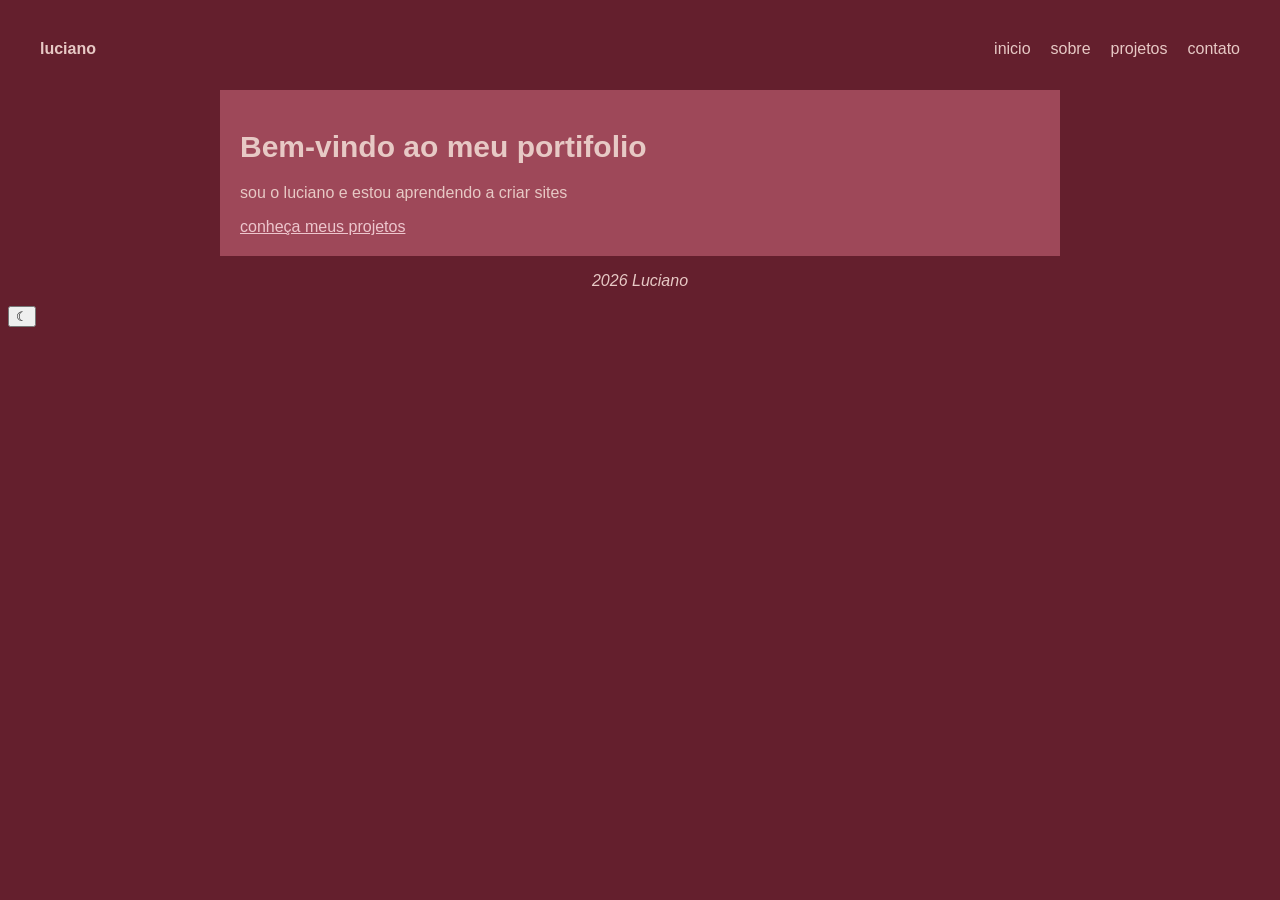
<file: index.html>
<!DOCTYPE html>
<html lang="pt-br">

<head>
    <meta charset="UTF-8">
    <meta name="viewport" content="width=device-width, initial-scale=1.0">
    <title>inicio | Luciano</title>
    <link rel="stylesheet" href="css/style.css">
</head>

<body>

    <header>
        <p><strong>luciano</strong></p>

        <nav>
            <a href="index.html">inicio</a>
            <a href="sobre.html">sobre</a>
            <a href="projetos.html">projetos</a>
            <a href="contato.html">contato</a>
        </nav>
    </header>

    <main>
        <h1>Bem-vindo ao meu portifolio</h1>
        <p>sou o luciano e estou aprendendo a criar sites</p>
        <a href="projetos.html">conheça meus projetos</a>
    </main>

    <footer>
        <p><em>2026 Luciano</em></p>
    </footer>

  <button id="theme-toggle" class="theme-toggle" type="button">
    ☾
</button>
  <script src="./js/script.js"></script>

</body>
</html>
</file>
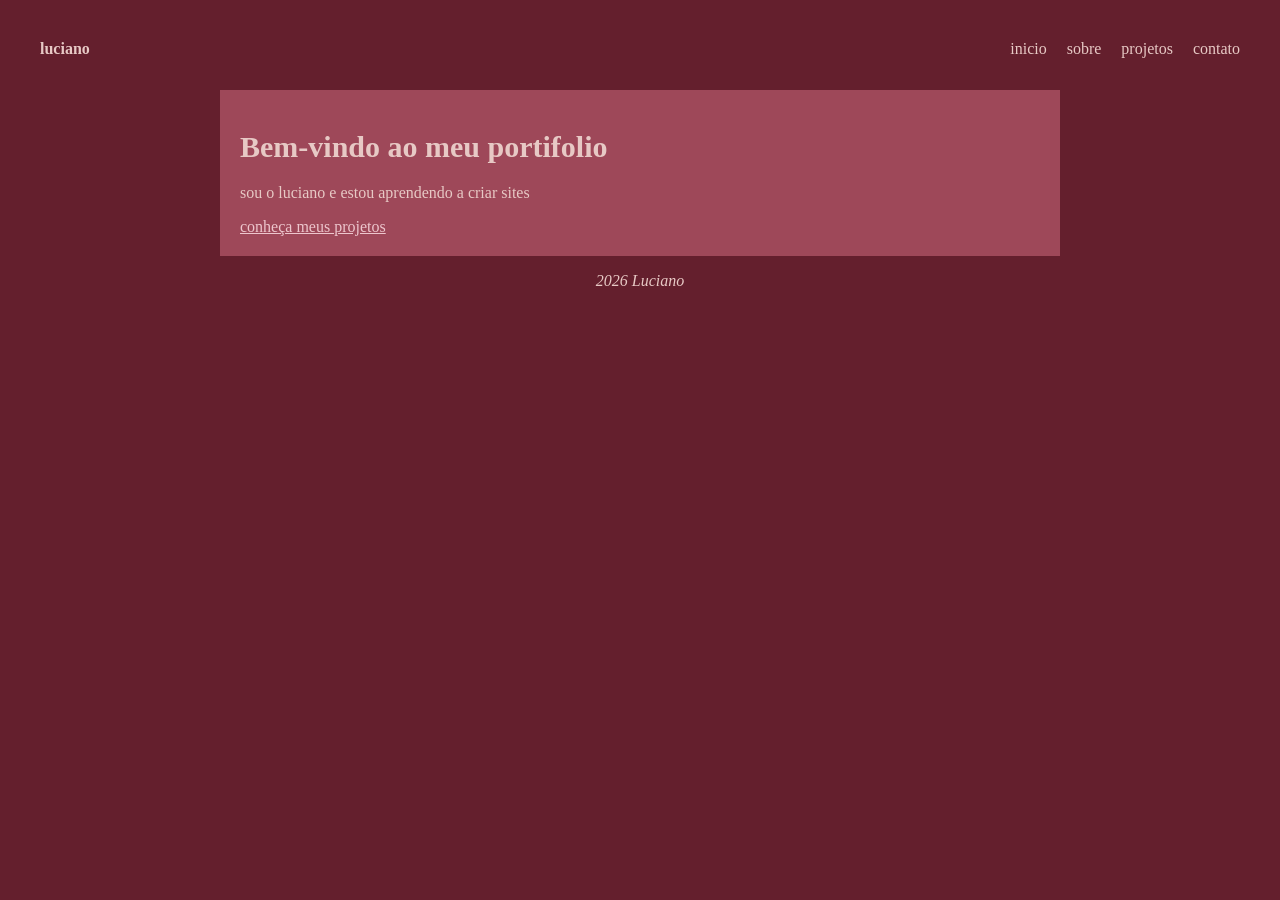
<file: primeira.aula/index.html>
<!DOCTYPE html>
<html lang="pt-br">
<head>
    <meta charset="UTF-8">
    <title> <em>inicio | Luciano</em></title>
    <link rel="stylesheet" href="css/style.css">
</head>
<header>
  <p><strong>luciano</strong></p>
<nav>
  <a href="index.html">inicio</a>
  <a href="sobre.html">sobre</a>
  <a href="projetos.html">projetos</a>
  <a href="contato.html">contato</a>
</nav>
</header>
<main>
  <h1>Bem-vindo ao meu portifolio</h1>
  <p>sou o luciano e estou aprendendo a criar sites</p>
 <a href="projetos.html">conheça meus projetos</a>
</main>


<footer>
  <p><em>2026 Luciano</em></p> 
</footer>

</body>
</html>
</file>
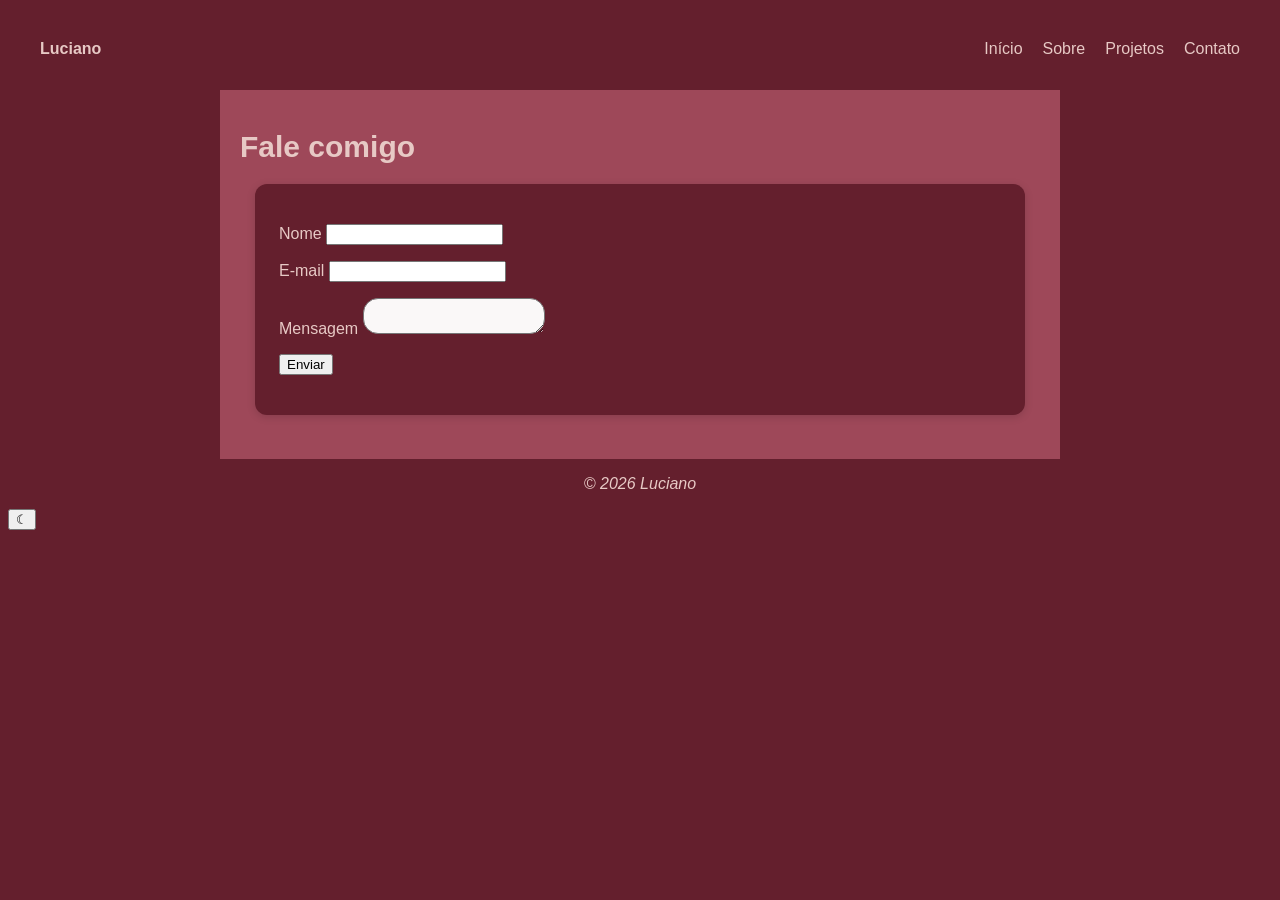
<file: contato.html>
<!DOCTYPE html>
<html lang="pt-BR">
<head>
  <meta charset="UTF-8">
  <meta name="viewport" content="width=device-width, initial-scale=1.0">
  <title>Contato</title>
  <link rel="stylesheet"
        href="https://fonts.googleapis.com/css2?family=Poppins">
  <link rel="stylesheet" href="css/style.css">
</head>
<body>
  <header>
    <p><strong>Luciano</strong></p>
    <nav>
      <a href="index.html">Início</a>
      <a href="sobre.html">Sobre</a>
      <a href="projetos.html">Projetos</a>
      <a href="contato.html">Contato</a>
    </nav>
  </header>
  <main>
    <h1>Fale comigo</h1>
    <section class="card">
      <form id="formulario">
        <p>
          <label for="nome">Nome</label>
          <input type="text" id="nome" name="nome" required>
        </p>
        <p>
          <label for="email">E-mail</label>
          <input type="email" id="email" name="email" required>
        </p>
        <p>
          <label for="mensagem">Mensagem</label>
          <textarea id="mensagem" name="mensagem"></textarea>
        </p>
        <button type="submit">Enviar</button>
      </form>
      <p id="resposta"></p>
    </section>
  </main>
  <footer>
    <p><em>© 2026 Luciano</em></p>
  </footer>
  <button id="theme-toggle" class="theme-toggle" type="button">
    ☾
    
</button>
  <script src="js/script.js"></script>
   <script src="js/contato.js"></script>
  
</body>
</html>
</file>
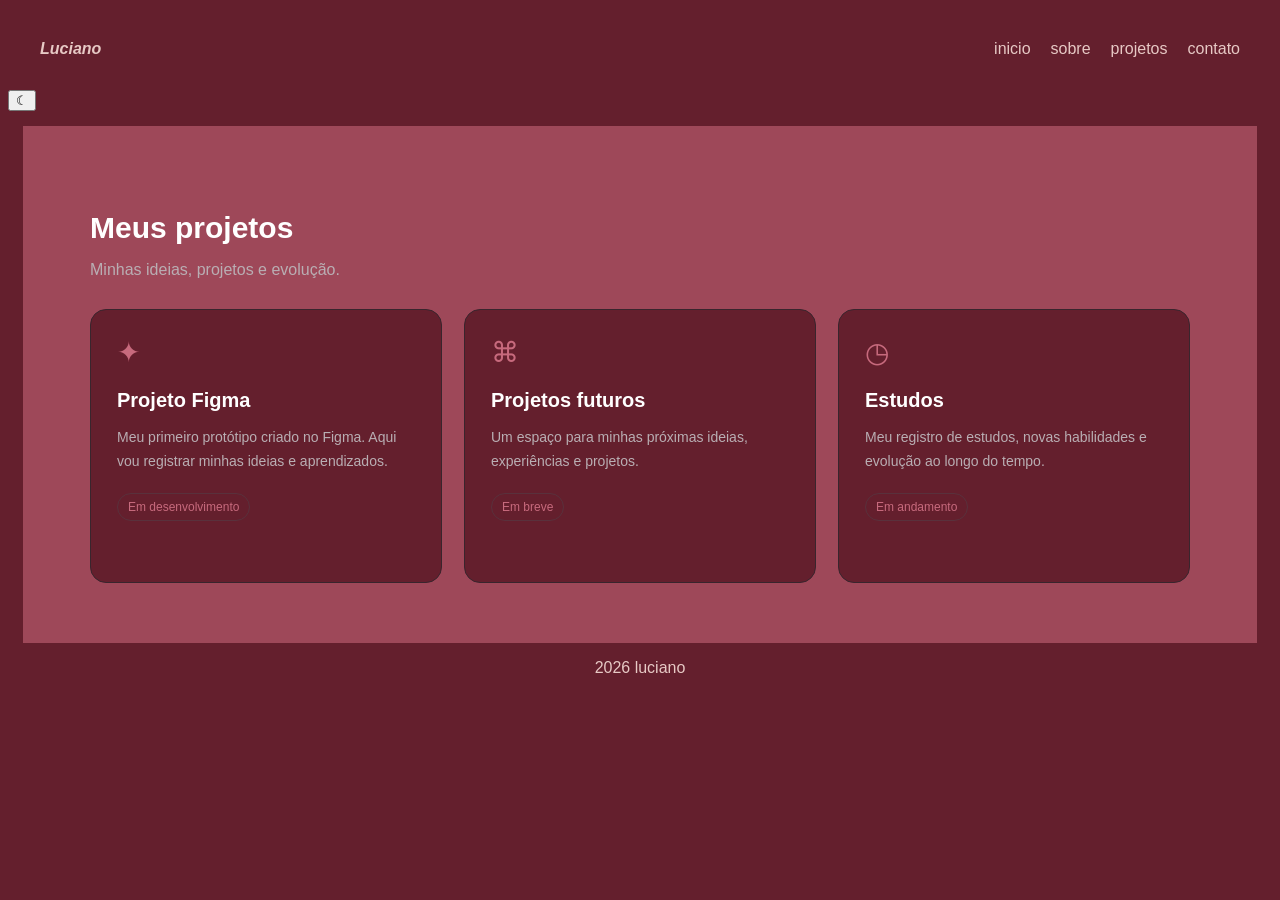
<file: projetos.html>
<!DOCTYPE html>
<html lang="pt-br">
<head>
    <meta charset="UTF-8">
    <title><em>projetos | luciano</em></title>
    <link rel="stylesheet" href="css/style.css">
</head>
<header>
  <p> <em><strong>Luciano</strong></em></p>
<nav>
  <a href="index.html">inicio</a>
  <a href="sobre.html">sobre</a>
  <a href="projetos.html">projetos</a>
  <a href="contato.html">contato</a>
</nav>
</header>



<button id="theme-toggle" class="theme-toggle" type="button">
    ☾
</button>
<section class="projetos">
  <div class="projetos-container">

    <h2 class="projetos-titulo">Meus projetos</h2>
    <p class="projetos-descricao">
      Minhas ideias, projetos e evolução.
    </p>

    <div class="projetos-grid">

      <article class="projeto-card">
        <div class="projeto-icone">✦</div>
        <h3>Projeto Figma</h3>
        <p>
          Meu primeiro protótipo criado no Figma.
          Aqui vou registrar minhas ideias e aprendizados.
        </p>
        <span class="projeto-status">Em desenvolvimento</span>
      </article>
      <article class="projeto-card">
        <div class="projeto-icone">⌘</div>
        <h3>Projetos futuros</h3>
        <p>
          Um espaço para minhas próximas ideias,
          experiências e projetos.
        </p>
        <span class="projeto-status">Em breve</span>
      </article>

      <article class="projeto-card">
        <div class="projeto-icone">◷</div>
        <h3> Estudos</h3>
        <p>
          Meu registro de estudos, novas habilidades
          e evolução ao longo do tempo.
        </p>
        <span class="projeto-status">Em andamento</span>
      </article>

    </div>
  </div>
</section>





<footer>
  <p>2026 luciano</p>
</footer>

<script src="./js/script.js"></script>
</body>
</html>
</file>
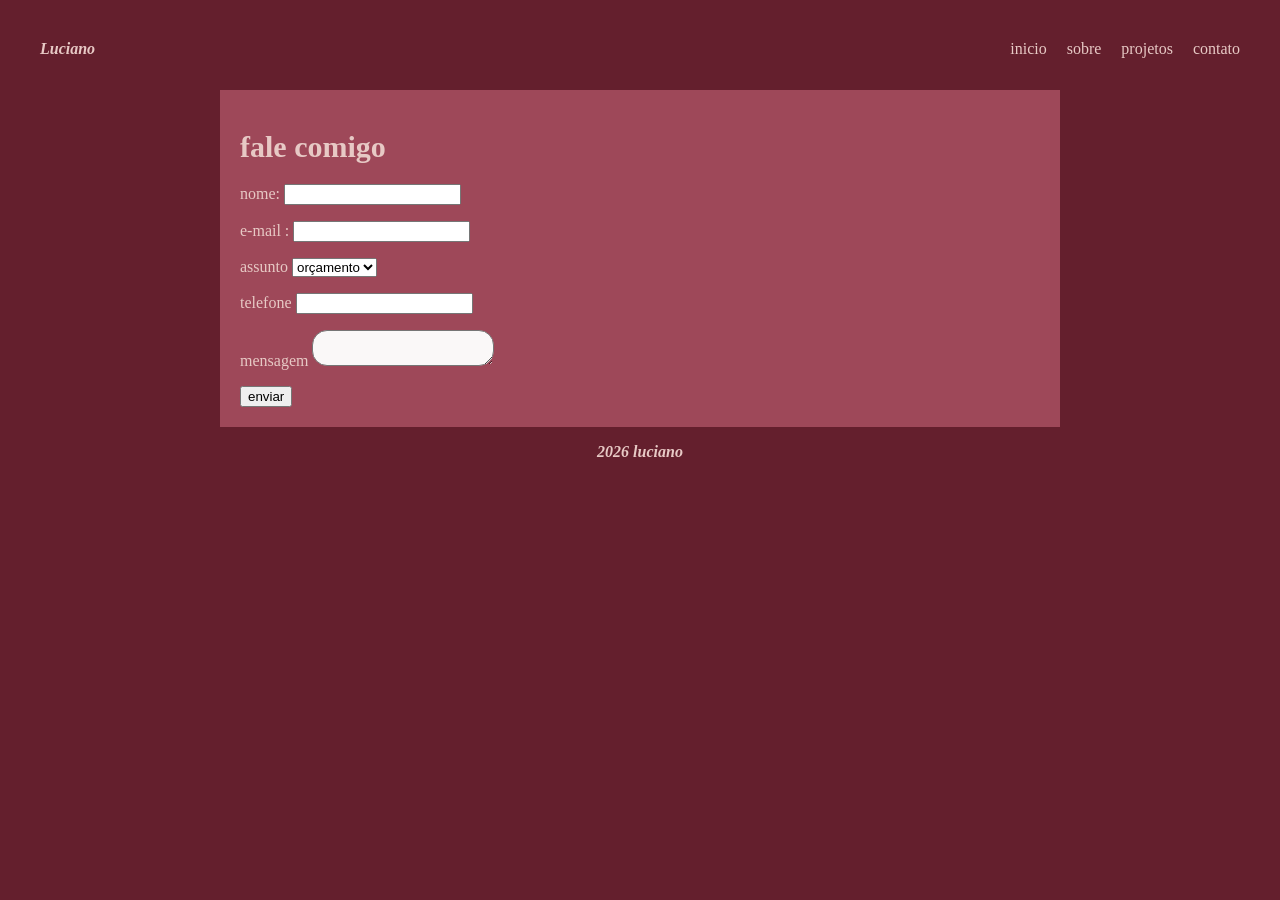
<file: primeira.aula/contato.html>
<!DOCTYPE html>
<html lang="pt-br">
<head>
    <meta charset="UTF-8">
    <title><em>contato | Luciano</em></title>
    <link rel="stylesheet" href="css/style.css">
</head>
<header>
  <p><strong><em>Luciano</em></strong></p>
<nav>
  <a href="index.html">inicio</a>
  <a href="sobre.html">sobre</a>
  <a href="projetos.html">projetos</a>
  <a href="contato.html">contato</a>
</nav>
</header>

<main>
<h1>fale comigo</h1>
<form>
<p>
<label for="nome">nome:</label>
<input type="text" id="nome" name="nome" required>
</p>
<p>
  <label for="email">e-mail :</label>
  <input type="email" id="email" name="email" required>
</p>

<p> 
  <label for="assunto">assunto</label>
  <select id="assunto" name="assunto">
    <option>orçamento</option>
    <option>duvida</option>
    <option>outro</option>
  </select>
</p>

<label for="tel">telefone</label>
<input type="tel"> 

<p>
  
 <label for="mensagem">mensagem</label> 
<textarea name="mensagem"
id="mensagem"></textarea>

</p>
<button type="submit">enviar</button>
</form>

</main>


<footer>
  <p><strong><em>2026 luciano</em></strong></p>
</footer>

</body>
</html>
</file>
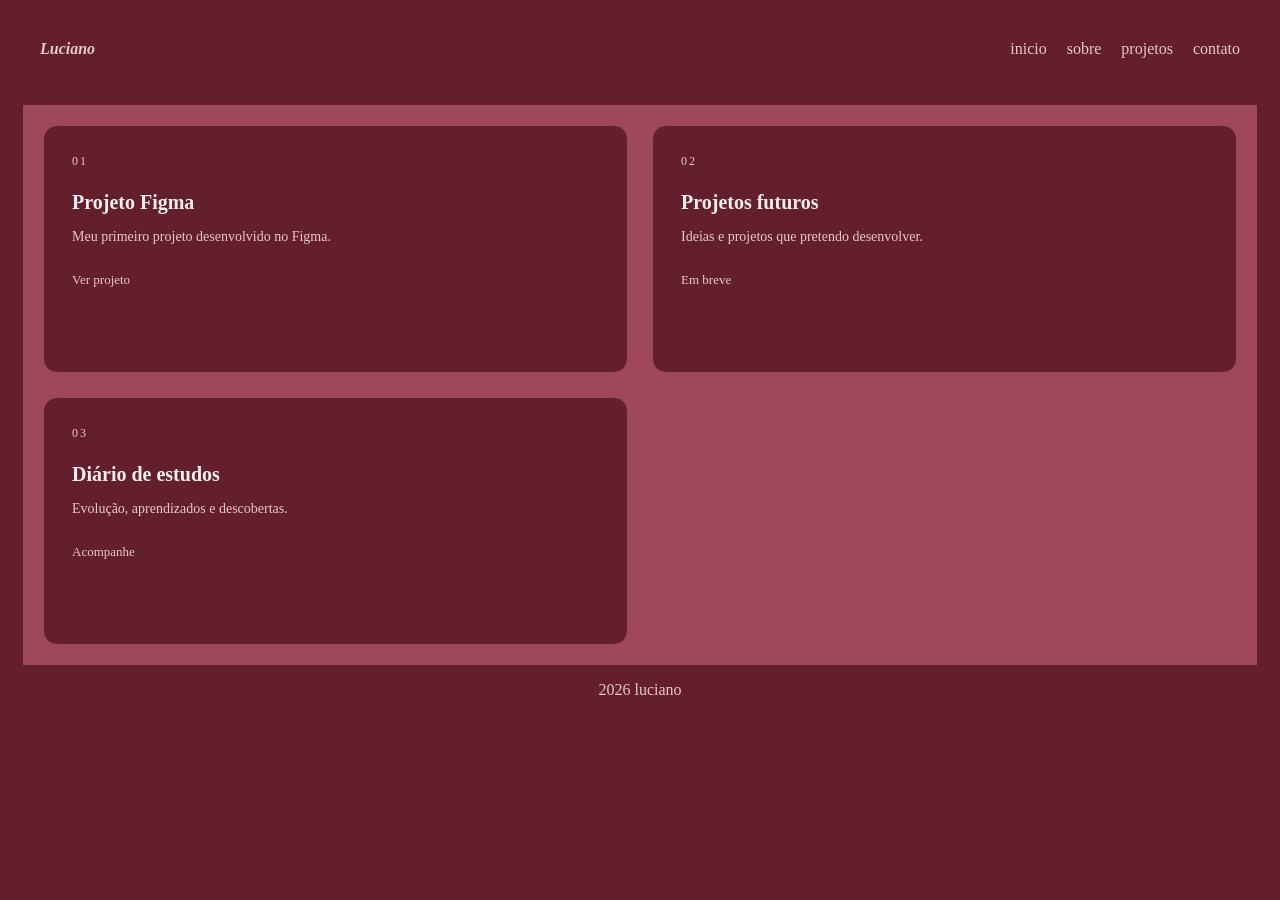
<file: primeira.aula/projetos.html>
<!DOCTYPE html>
<html lang="pt-br">
<head>
    <meta charset="UTF-8">
    <title><em>projetos | luciano</em></title>
    <link rel="stylesheet" href="css/style.css">
</head>
<header>
  <p> <em><strong>Luciano</strong></em></p>
  <nav>
  <a href="index.html">inicio</a>
  <a href="sobre.html">sobre</a>
  <a href="projetos.html">projetos</a>
  <a href="contato.html">contato</a>
</nav>
</header>


<section class="projetos">
  <div class="projeto-card">
    <span class="projeto-numero">01</span>
    <h3>Projeto Figma</h3>
    <p>Meu primeiro projeto desenvolvido no Figma.</p>
    <span class="projeto-link">Ver projeto</span>
  </div>

  <div class="projeto-card">
    <span class="projeto-numero">02</span>
    <h3>Projetos futuros</h3>
    <p>Ideias e projetos que pretendo desenvolver.</p>
    <span class="projeto-link">Em breve</span>
  </div>

  <div class="projeto-card">
    <span class="projeto-numero">03</span>
    <h3>Diário de estudos</h3>
    <p>  Evolução, aprendizados e descobertas.</p>
    <span class="projeto-link">Acompanhe</span>
  </div>
</section>


<footer>
  <p>2026 luciano</p>
</footer>

</body>
</html>
</file>
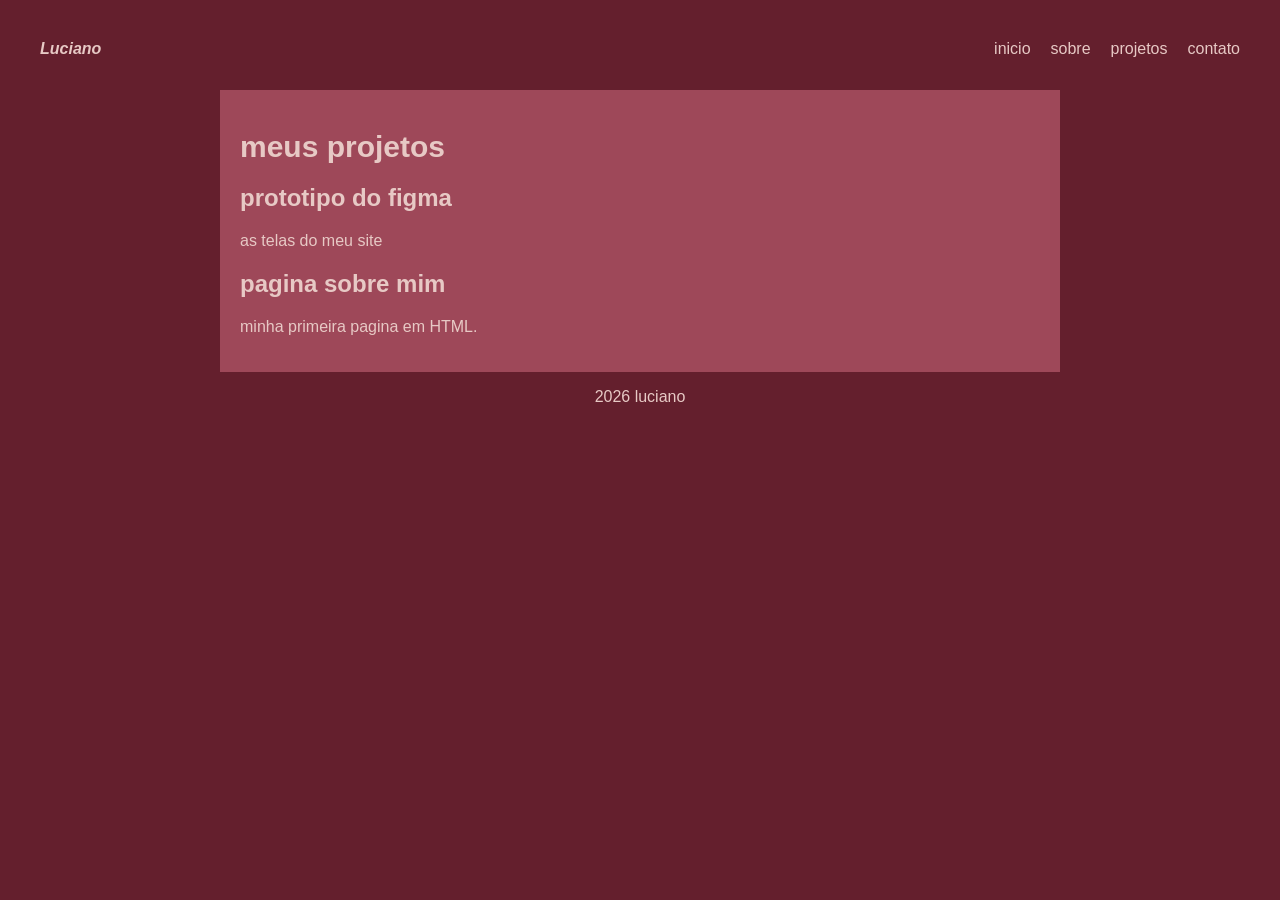
<file: primeira.aula/primeira.aula/projetos.html>
<!DOCTYPE html>
<html lang="pt-br">
<head>
    <meta charset="UTF-8">
    <title><em>projetos | luciano</em></title>
    <link rel="stylesheet" href="css/style.css">
</head>
<header>
  <p> <em><strong>Luciano</strong></em></p>
<nav>
  <a href="index.html">inicio</a>
  <a href="sobre.html">sobre</a>
  <a href="projetos.html">projetos</a>
  <a href="contato.html">contato</a>
</nav>
</header>

<main>

<h1>meus projetos</h1>
<article>
    <h2>prototipo do figma</h2>
    <p>as telas do meu site</p> 
</article>
<article>
    <h2>pagina sobre mim</h2>
    <p> minha primeira pagina em HTML.</p>
</article>
</main>

<footer>
  <p>2026 luciano</p>
</footer>

</body>
</html>
</file>
<file: css/style.css>
body {
    background-color:#641f2d;
color:#e7c9c5;
font-family: Arial, sans-serif;
}


main , section {

padding: 20px;
    margin: 15px;
    background-color:#9e4859;
    border-radius: 0px;
}

textarea {
    background-color:#faf8f8;
    border-radius: 15px;
}

h1 {
    
    color:#e7c9c5;
    font-size: 30px;
}

h2 { 
    color:#e7c9c5;
}
 
a:hover{
    color:#664641;
}

 
a{color:#edc6cd;
}


main {
    max-width:800px;
    margin: 0 auto;
}

.card {
    background-color:#641f2d;

    padding: 24px;

    margin-bottom: 24px;

     border-radius: 12px;

    box-shadow: 0 2px 8px rgba(0, 0, 0, 0.15);
     
}
th,td {
    border:1px solid #e7c9c5;
    padding: 8px 16px;
text-align: center;
}
table {
border-collapse: collapse;
  align-items: center;
}

footer {
    text-align: center;
}


header 
{
    display:flex;
    justify-content: space-between;
    align-items: center;
    padding: 16px 32px ;
}

nav {
display: flex;
    gap: 20px;
}
nav a {
    color:#e7c9c5;
    text-decoration: none;
}

.meus  {
    display: flex;
    gap: 12px;
    list-style: none;
    padding: 0;
    flex-wrap: wrap;
}

.meus  li {
    background-color: #9e4859;
    padding: 8px 16px;
    border-radius: 20px;
}
img {
   max-width: 100%;
}

@media (max-width: 600px) {
    header {
        flex-direction: column;
        gap: 8px;
    }

    h1 {
        font-size: 28px;
    }
  }

.projetos {
  padding: 60px 20px;
  color: #f5edf0;
}

.projetos-container {
  max-width: 1100px;
  margin: 0 auto;
}

.projetos-titulo {
  font-size: 30px;
  margin-bottom: 10px;
  color: #ffffff;
}

.projetos-descricao {
  color: #b9aeb3;
  margin-bottom: 30px;
}

.projetos-grid {
  display: grid;
  grid-template-columns: repeat(3, minmax(0, 1fr));
  gap: 22px;
}

.projeto-card {
  background: #641f2d;
  border: 1px solid #39252d;
  border-radius: 16px;
  padding: 26px;
  min-height: 220px;
  transition:
    transform 0.25s ease,
    border-color 0.25s ease,
    box-shadow 0.25s ease;
}

.projeto-card:hover {
  transform: translateY(-5px);
  border-color: #c7aab0;
  box-shadow: 0 10px 25px rgba(158, 72, 89, 0.16);
}

.projeto-icone {
  color: #c76a7d;
  font-size: 28px;
  margin-bottom: 18px;
}

.projeto-card h3 {
  color: #ffffff;
  font-size: 20px;
  margin-bottom: 12px;
}

.projeto-card p {
  color: #b9aeb3;
  font-size: 14px;
  line-height: 1.7;
  margin-bottom: 20px;
}

.projeto-status {
  display: inline-block;
  color: #c76a7d;
  font-size: 12px;
  border: 1px solid #59313c;
  border-radius: 20px;
  padding: 6px 10px;
}

@media (max-width: 768px) {
  .projetos-grid {
    grid-template-columns: 1fr;
  }

  .projetos {
    padding: 40px 16px;
  }



.escuro {
  background-color:#050404;
}


.escuro .card {
  background-color:#090909;
}
 
}

.escuro h2 {
  color:#0e0809;
}
body.dark-mode {
    background-color: #120d10 !important;
    color: #e7c9c5 !important;
}

/* Modo escuro */
body.dark-mode {
    background-color: #171316;
    color: #f2e8eb;
}

body.dark-mode main,
body.dark-mode section {
    background-color: #292126;
    color: #f2e8eb;
}

body.dark-mode header,
body.dark-mode footer {
    background-color: #171316;
    color: #f2e8eb;
}

body.dark-mode h1,
body.dark-mode h2,
body.dark-mode h3,
body.dark-mode p,
body.dark-mode nav a {
    color: #f2e8eb;
}

body.dark-mode .card,
body.dark-mode .projeto-card {
    background-color: #292126;
    color: #f2e8eb;
    border-color: #60414e;
}

body.dark-mode a {
    color: #edc6cd;
}

.erro {
    color: red;
    font-weight: bold;
}
</file>
<file: primeira.aula/css/style.css>
body {
    background-color:#641f2d;
color:#e7c9c5;
font-family: 'Poppins', Arial sans-serif;
}


main , section {

padding: 20px;
    margin: 15px;
    background-color:#9e4859;
    border-radius: 0px;
}

textarea {
    background-color:#faf8f8;
    border-radius: 15px;
}

h1 {
    
    color:#e7c9c5;
    font-size: 30px;
}

h2 { 
    color:#e7c9c5;
}
 
a:hover{
    color:#664641;
}

 
a{color:#edc6cd;
}


main {
    max-width:800px;
    margin: 0 auto;
}

.card {
    background-color:#641f2d;

    padding: 24px;

    margin-bottom: 24px;

     border-radius: 12px;

    box-shadow: 0 2px 8px rgba(0, 0, 0, 0.15);
     
}
th,td {
    border:1px solid #e7c9c5;
    padding: 8px 16px;
text-align: center;
}
table {
border-collapse: collapse;
  align-items: center;
}

footer {
    text-align: center;
}


header 
{
    display:flex;
    justify-content: space-between;
    align-items: center;
    padding: 16px 32px ;
}

nav {
display: flex;
    gap: 20px;
}
nav a {
    color:#e7c9c5;
    text-decoration: none;
}

.meus  {
    display: flex;
    gap: 12px;
    list-style: none;
    padding: 0;
    flex-wrap: wrap;
}

.meus  li {
    background-color: #9e4859;
    padding: 8px 16px;
    border-radius: 20px;
}
img {
   max-width: 100%;
}
.projetos {
    display: grid;
    grid-template-columns: repeat(2, 1fr);
    gap: 24px;
}
@media (max-width: 600px) {
    header {
        flex-direction: column;
        gap: 8px;
    }

    h1 {
        font-size: 28px;
    }
}

.card:hover {
    transform: scale(1.05);
    box-shadow: 0 4px 16px rgba(190, 181, 181, 0.2);
}
<style>
.projetos {
  display: grid;
  grid-template-columns: repeat(3, minmax(0, 1fr));
  gap: 20px;
  width: 100%;
  margin: 30px 0;
}

.projeto-card {
  position: relative;
  padding: 28px;
  min-height: 190px;
  border: 1px solid #9e4859;
  border-radius: 14px;
  background: #641f2d;
  color: #f5eef0;
  overflow: hidden;
  transition;
    transform 0.25s ease;
    border-color 0.25s ease;
    box-shadow 0.25s ease;
  cursor: pointer;
}

.projeto-card:hover {
  transform: translateY(-5px);
  border-color: #c76a7d;
  box-shadow: 0 10px 28px #9e485925;
}

.projeto-numero {
  display: block;
  margin-bottom: 22px;
  color: #e7c9c5;
  font-size: 12px;
  letter-spacing: 2px;
}

.projeto-card h3 {
  margin: 0 0 12px;
  font-size: 20px;
  font-weight: 600;
}

.projeto-card p {
  margin: 0 0 22px;
  color: #e7c9c5;
  font-size: 14px;
  line-height: 1.6;
}

.projeto-link {
  display: inline-block;
  color: #e7c9c5;
  font-size: 13px;
  transition: transform 0.25s ease;
}

.projeto-card:hover .projeto-link {
  transform: translateX(4px);
}

/* Responsividade */
@media (max-width: 768px) {
  .projetos {
    grid-template-columns: 1fr;
  }
}
</style>
</file>
<file: primeira.aula/primeira.aula/css/style.css>
body {
    background-color:#641f2d;
color:#e7c9c5;
font-family: Arial, sans-serif;
}


main , section {

padding: 20px;
    margin: 15px;
    background-color:#9e4859;
    border-radius: 0px;
}

textarea {
    background-color:#faf8f8;
    border-radius: 15px;
}

h1 {
    
    color:#e7c9c5;
    font-size: 30px;
}

h2 { 
    color:#e7c9c5;
}
 
a:hover{
    color:#664641;
}

 
a{color:#edc6cd;
}


main {
    max-width:800px;
    margin: 0 auto;
}

.card {
    background-color:#641f2d;

    padding: 24px;

    margin-bottom: 24px;

     border-radius: 12px;

    box-shadow: 0 2px 8px rgba(0, 0, 0, 0.15);
     
}
th,td {
    border:1px solid #e7c9c5;
    padding: 8px 16px;
text-align: center;
}
table {
border-collapse: collapse;
  align-items: center;
}

footer {
    text-align: center;
}


header 
{
    display:flex;
    justify-content: space-between;
    align-items: center;
    padding: 16px 32px ;
}

nav {
display: flex;
    gap: 20px;
}
nav a {
    color:#e7c9c5;
    text-decoration: none;
}

.meus  {
    display: flex;
    gap: 12px;
    list-style: none;
    padding: 0;
    flex-wrap: wrap;
}

.meus  li {
    background-color: #9e4859;
    padding: 8px 16px;
    border-radius: 20px;
}
img {
   max-width: 100%;
}

@media (max-width: 600px) {
    header {
        flex-direction: column;
        gap: 8px;
    }

    h1 {
        font-size: 28px;
    }
}
</file>
